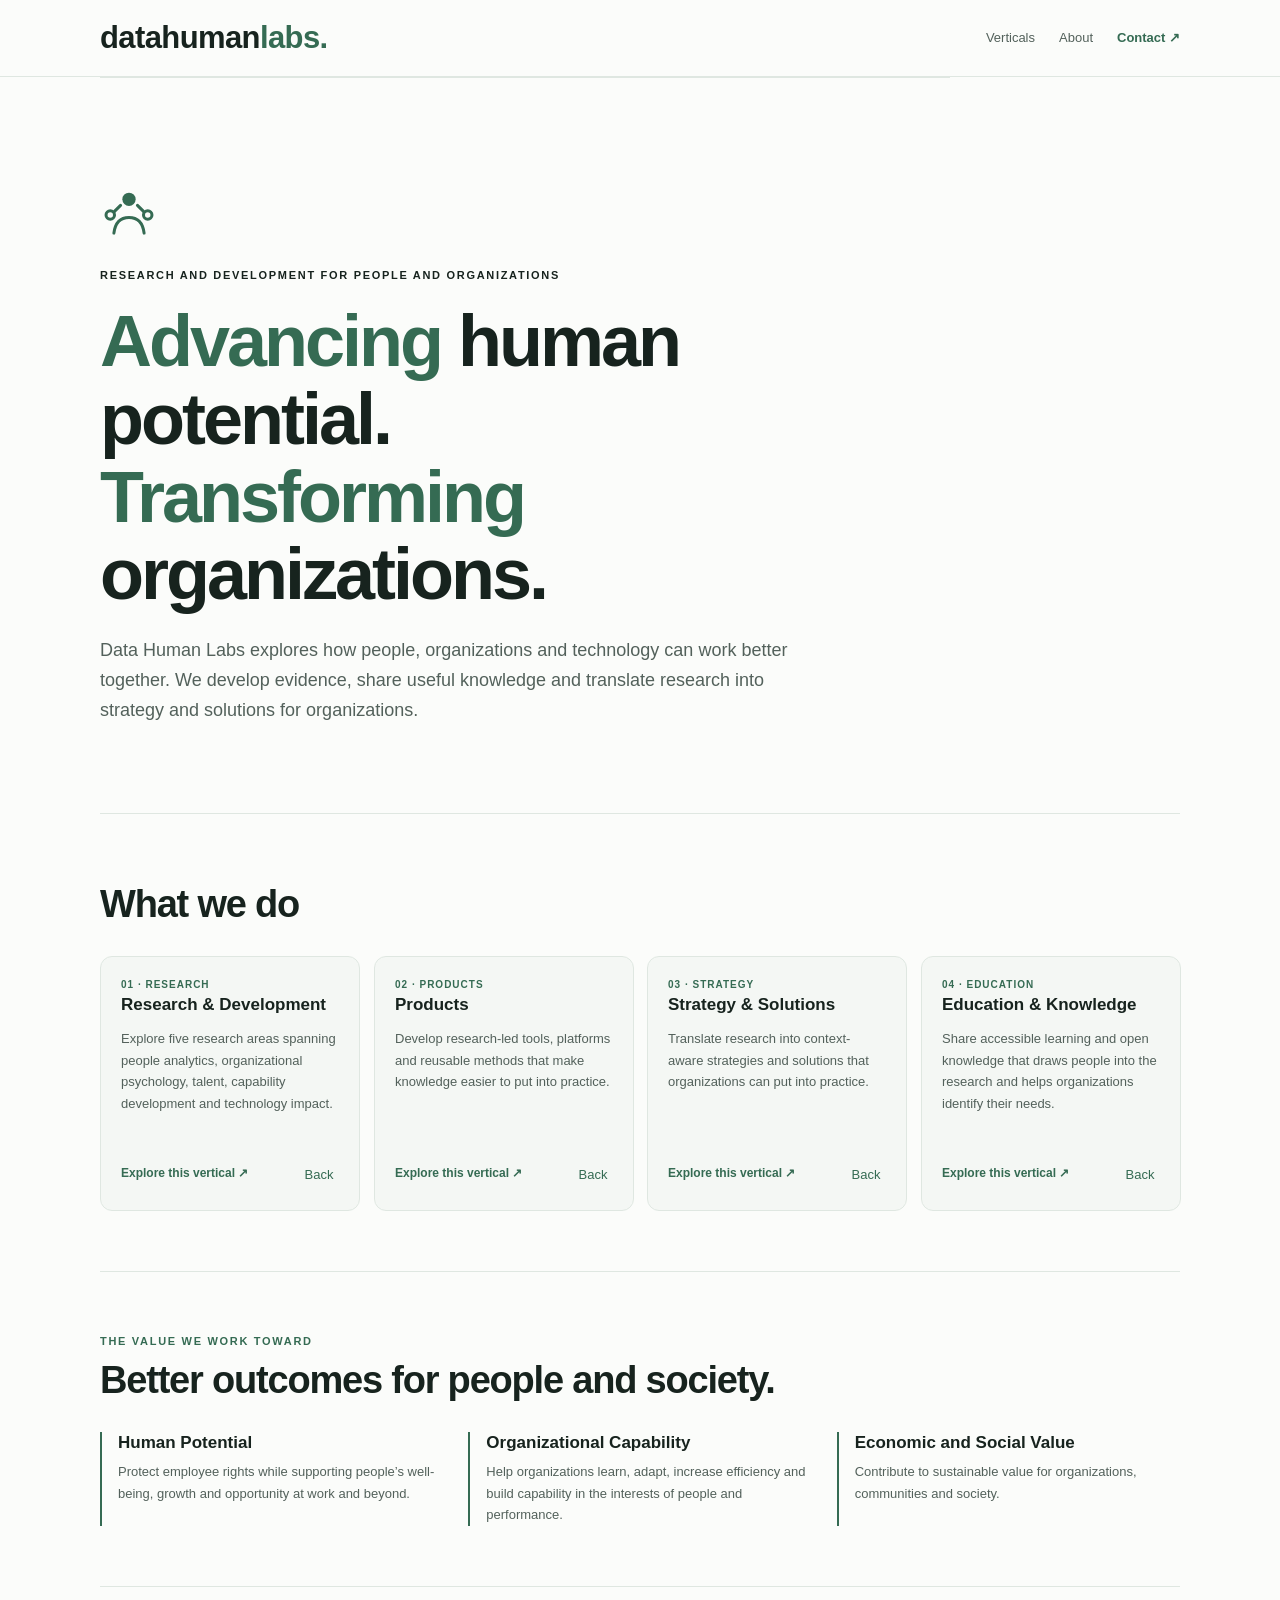
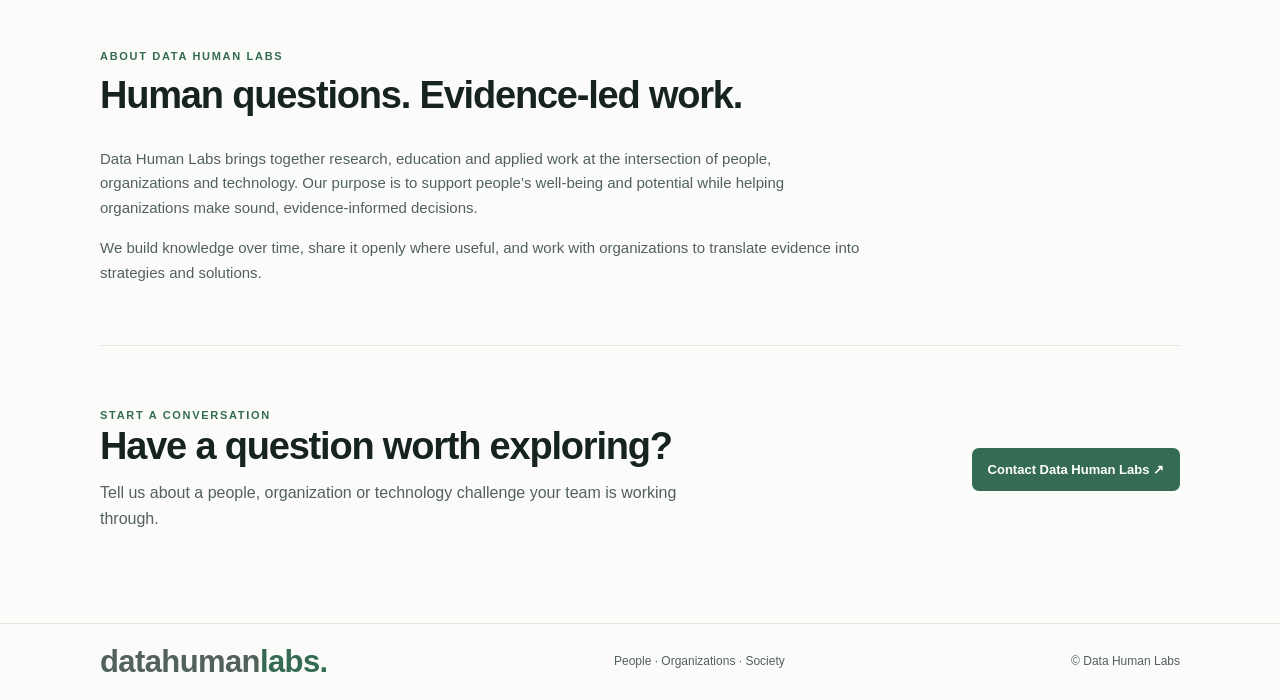
<file: index.html>
<!DOCTYPE html>
<html lang="en">
<head>
  <meta charset="UTF-8">
  <meta name="viewport" content="width=device-width, initial-scale=1.0">
  <meta name="theme-color" content="#fbfcfa">
  <meta name="description" content="Data Human Labs is a research and innovation institution advancing human potential, organizational capability, and economic and social value.">
  <title>Data Human Labs — Research for people and organizations</title>
  <link rel="stylesheet" href="styles.css">
</head>
<body>
  <header>
    <nav class="container" aria-label="Main navigation">
      <a class="logo" href="index.html">datahuman<span>labs.</span></a>
      <div class="nav-links">
        <a href="index.html#verticals">Verticals</a>
        <a href="index.html#about">About</a>
        <a class="nav-cta" href="index.html#contact">Contact ↗</a>
      </div>
    </nav>
  </header>
  <main class="container">
    <section class="hero" id="home">
      <img class="hero-mark" src="assets/data-human-labs-mark.svg" alt="Data Human Labs logo" width="58" height="58">
      <div class="eyebrow">Research and development for people and organizations</div>
      <h1><span class="headline-line"><span class="accent-word">Advancing</span> human potential.</span><br><span class="headline-line"><span class="accent-word">Transforming</span> organizations.</span></h1>
      <p class="lead">Data Human Labs explores how people, organizations and technology can work better together. We develop evidence, share useful knowledge and translate research into strategy and solutions for organizations.</p>
    </section>
    <section id="verticals">
      <div class="section-head"><h2>What we do</h2></div>
      <div class="verticals-grid">
        <article class="vertical-card">
          <div class="vertical-card-inner">
            <div class="vertical-card-face vertical-card-front">
              <button type="button" class="vertical-card-trigger" aria-expanded="false" aria-label="Reveal Research and Development details">
                <div class="vertical-card-front-mark"><img src="assets/data-human-labs-mark.svg" alt="" width="72" height="72"><h3>Research</h3></div><span class="vertical-arrow" aria-hidden="true">↻</span>
              </button>
            </div>
            <div class="vertical-card-face vertical-card-back" aria-hidden="true" inert>
              <div><div class="vertical-number">01 · RESEARCH</div><h3>Research &amp; Development</h3><p>Explore five research areas spanning people analytics, organizational psychology, talent, capability development and technology impact.</p></div>
              <div class="vertical-card-actions"><a class="vertical-detail-link" href="research-development.html">Explore this vertical ↗</a><button class="vertical-card-return" type="button" aria-label="Return to Research and Development card">Back</button></div>
            </div>
          </div>
        </article>
        <article class="vertical-card">
          <div class="vertical-card-inner">
            <div class="vertical-card-face vertical-card-front">
              <button type="button" class="vertical-card-trigger" aria-expanded="false" aria-label="Reveal Products details">
                <div class="vertical-card-front-mark"><svg aria-hidden="true" viewBox="0 0 48 48" fill="none" stroke="currentColor" stroke-width="2" stroke-linecap="round" stroke-linejoin="round"><path d="m24 5 18 10v18L24 43 6 33V15L24 5Z"/><path d="m6 15 18 11 18-11M24 26v17"/></svg><h3>Products</h3></div><span class="vertical-arrow" aria-hidden="true">↻</span>
              </button>
            </div>
            <div class="vertical-card-face vertical-card-back" aria-hidden="true" inert>
              <div><div class="vertical-number">02 · PRODUCTS</div><h3>Products</h3><p>Develop research-led tools, platforms and reusable methods that make knowledge easier to put into practice.</p></div>
              <div class="vertical-card-actions"><a class="vertical-detail-link" href="products.html">Explore this vertical ↗</a><button class="vertical-card-return" type="button" aria-label="Return to Products card">Back</button></div>
            </div>
          </div>
        </article>
        <article class="vertical-card">
          <div class="vertical-card-inner">
            <div class="vertical-card-face vertical-card-front">
              <button type="button" class="vertical-card-trigger" aria-expanded="false" aria-label="Reveal Strategy and Solutions details">
                <div class="vertical-card-front-mark"><svg aria-hidden="true" viewBox="0 0 48 48" fill="none" stroke="currentColor" stroke-width="2" stroke-linecap="round" stroke-linejoin="round"><circle cx="24" cy="24" r="18"/><path d="m32 15-5 13-13 5 5-13 13-5Z"/></svg><h3>Strategy &amp; Solutions</h3></div><span class="vertical-arrow" aria-hidden="true">↻</span>
              </button>
            </div>
            <div class="vertical-card-face vertical-card-back" aria-hidden="true" inert>
              <div><div class="vertical-number">03 · STRATEGY</div><h3>Strategy &amp; Solutions</h3><p>Translate research into context-aware strategies and solutions that organizations can put into practice.</p></div>
              <div class="vertical-card-actions"><a class="vertical-detail-link" href="strategy-solutions.html">Explore this vertical ↗</a><button class="vertical-card-return" type="button" aria-label="Return to Strategy and Solutions card">Back</button></div>
            </div>
          </div>
        </article>
        <article class="vertical-card">
          <div class="vertical-card-inner">
            <div class="vertical-card-face vertical-card-front">
              <button type="button" class="vertical-card-trigger" aria-expanded="false" aria-label="Reveal Education and Knowledge details">
                <div class="vertical-card-front-mark"><svg aria-hidden="true" viewBox="0 0 48 48" fill="none" stroke="currentColor" stroke-width="2" stroke-linecap="round" stroke-linejoin="round"><path d="M5 10c7-2 13-.5 19 4v28C18 38 12 36.5 5 39V10Zm38 0c-7-2-13-.5-19 4v28c6-4 12-5.5 19-3V10Z"/></svg><h3>Education &amp; Knowledge</h3></div><span class="vertical-arrow" aria-hidden="true">↻</span>
              </button>
            </div>
            <div class="vertical-card-face vertical-card-back" aria-hidden="true" inert>
              <div><div class="vertical-number">04 · EDUCATION</div><h3>Education &amp; Knowledge</h3><p>Share accessible learning and open knowledge that draws people into the research and helps organizations identify their needs.</p></div>
              <div class="vertical-card-actions"><a class="vertical-detail-link" href="education-knowledge.html">Explore this vertical ↗</a><button class="vertical-card-return" type="button" aria-label="Return to Education and Knowledge card">Back</button></div>
            </div>
          </div>
        </article>
      </div>
    </section>
    <section id="outcomes">
      <div class="section-head"><div><div class="eyebrow">The value we work toward</div><h2>Better outcomes for people and society.</h2></div></div>
      <div class="outcomes-grid">
        <article class="outcome"><h3>Human Potential</h3><p>Protect employee rights while supporting people’s well-being, growth and opportunity at work and beyond.</p></article>
        <article class="outcome"><h3>Organizational Capability</h3><p>Help organizations learn, adapt, increase efficiency and build capability in the interests of people and performance.</p></article>
        <article class="outcome"><h3>Economic and Social Value</h3><p>Contribute to sustainable value for organizations, communities and society.</p></article>
      </div>
    </section>
    <section id="about">
      <div class="section-head"><div><div class="eyebrow">About Data Human Labs</div><h2>Human questions. Evidence-led work.</h2></div></div>
      <div class="about-copy"><p>Data Human Labs brings together research, education and applied work at the intersection of people, organizations and technology. Our purpose is to support people’s well-being and potential while helping organizations make sound, evidence-informed decisions.</p><p>We build knowledge over time, share it openly where useful, and work with organizations to translate evidence into strategies and solutions.</p></div>
    </section>
    <section id="contact">
      <div class="contact-row"><div><div class="eyebrow">Start a conversation</div><h2>Have a question worth exploring?</h2><p>Tell us about a people, organization or technology challenge your team is working through.</p></div><a class="button" href="mailto:hello@datahumanlabs.com?subject=Data%20Human%20Labs%20Enquiry">Contact Data Human Labs ↗</a></div>
    </section>
  </main>
  <footer>
    <div class="container footer-inner">
      <a class="logo" href="index.html">datahuman<span>labs.</span></a>
      <span>People · Organizations · Society</span>
      <span>© Data Human Labs</span>
    </div>
  </footer>
  <script>
    document.querySelectorAll(".vertical-card").forEach((card) => {
      const front = card.querySelector(".vertical-card-front");
      const back = card.querySelector(".vertical-card-back");
      const trigger = card.querySelector(".vertical-card-trigger");
      const returnButton = card.querySelector(".vertical-card-return");
      const setFlipped = (flipped, moveFocus = true) => {
        card.classList.toggle("is-flipped", flipped);
        trigger.setAttribute("aria-expanded", String(flipped));
        front.setAttribute("aria-hidden", String(flipped));
        back.setAttribute("aria-hidden", String(!flipped));
        front.inert = flipped;
        back.inert = !flipped;
        if (moveFocus) (flipped ? card.querySelector(".vertical-detail-link") : trigger).focus({ preventScroll: true });
      };
      card.setFlipped = setFlipped;
      trigger.addEventListener("click", () => setFlipped(true));
      returnButton.addEventListener("click", () => setFlipped(false));
      card.addEventListener("keydown", (event) => {
        if (event.key === "Escape" && card.classList.contains("is-flipped")) setFlipped(false);
      });
    });

    if ("IntersectionObserver" in window) {
      const flipOnScroll = new IntersectionObserver((entries, observer) => {
        entries.forEach((entry) => {
          if (!entry.isIntersecting || entry.intersectionRatio < 0.55) return;
          const card = entry.target;
          observer.unobserve(card);
          if (card.contains(document.activeElement)) return;
          const trigger = card.querySelector(".vertical-card-trigger");
          if (trigger.getAttribute("aria-expanded") === "false") card.setFlipped(true, false);
        });
      }, { threshold: [0.55] });
      document.querySelectorAll(".vertical-card").forEach((card) => flipOnScroll.observe(card));
    }
  </script>
</body>
</html>
</file>
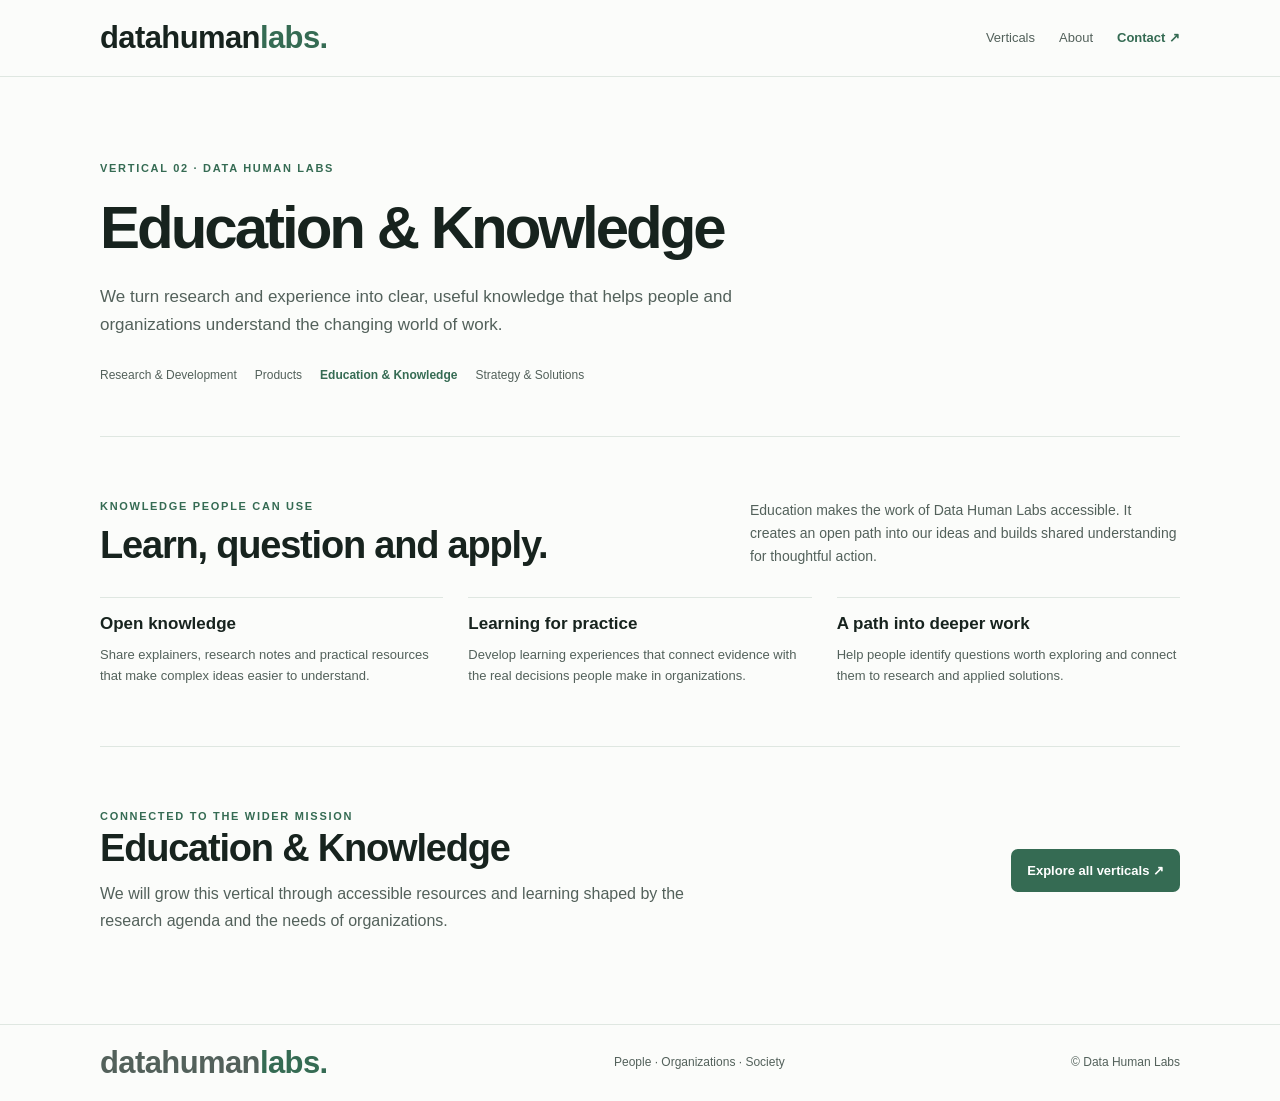
<file: education-knowledge.html>
<!DOCTYPE html>
<html lang="en">
<head>
  <meta charset="UTF-8">
  <meta name="viewport" content="width=device-width, initial-scale=1.0">
  <meta name="theme-color" content="#fbfcfa">
  <meta name="description" content="We turn research and experience into clear, useful knowledge that helps people and organizations understand the changing world of work.">
  <title>Education &amp; Knowledge — Data Human Labs</title>
  <link rel="stylesheet" href="styles.css">
</head>
<body>
  <header>
    <nav class="container" aria-label="Main navigation">
      <a class="logo" href="index.html">datahuman<span>labs.</span></a>
      <div class="nav-links"><a href="index.html#verticals">Verticals</a><a href="index.html#about">About</a><a class="nav-cta" href="index.html#contact">Contact ↗</a></div>
    </nav>
  </header>
  <main class="container">
    <section class="page-hero">
      <div class="eyebrow">Vertical 02 · Data Human Labs</div>
      <h1>Education &amp; Knowledge</h1>
      <p class="lead">We turn research and experience into clear, useful knowledge that helps people and organizations understand the changing world of work.</p>
      <div class="vertical-switcher" aria-label="Explore the four verticals">
        <a href="research-development.html">Research &amp; Development</a>
        <a href="products.html">Products</a>
        <a href="education-knowledge.html" aria-current="page">Education &amp; Knowledge</a>
        <a href="strategy-solutions.html">Strategy &amp; Solutions</a>
      </div>
    </section>
    <section>
      <div class="section-head"><div><div class="eyebrow">Knowledge people can use</div><h2>Learn, question and apply.</h2></div><p class="section-intro">Education makes the work of Data Human Labs accessible. It creates an open path into our ideas and builds shared understanding for thoughtful action.</p></div>
      <div class="detail-grid">
        <article class="detail"><h3>Open knowledge</h3><p>Share explainers, research notes and practical resources that make complex ideas easier to understand.</p></article>
        <article class="detail"><h3>Learning for practice</h3><p>Develop learning experiences that connect evidence with the real decisions people make in organizations.</p></article>
        <article class="detail"><h3>A path into deeper work</h3><p>Help people identify questions worth exploring and connect them to research and applied solutions.</p></article>
      </div>
    </section>
    <section>
      <div class="page-cta"><div><div class="eyebrow">Connected to the wider mission</div><h2>Education &amp; Knowledge</h2><p>We will grow this vertical through accessible resources and learning shaped by the research agenda and the needs of organizations.</p></div><a class="button" href="index.html#verticals">Explore all verticals ↗</a></div>
    </section>
  </main>
  <footer><div class="container footer-inner"><a class="logo" href="index.html">datahuman<span>labs.</span></a><span>People · Organizations · Society</span><span>© Data Human Labs</span></div></footer>
</body>
</html>
</file>
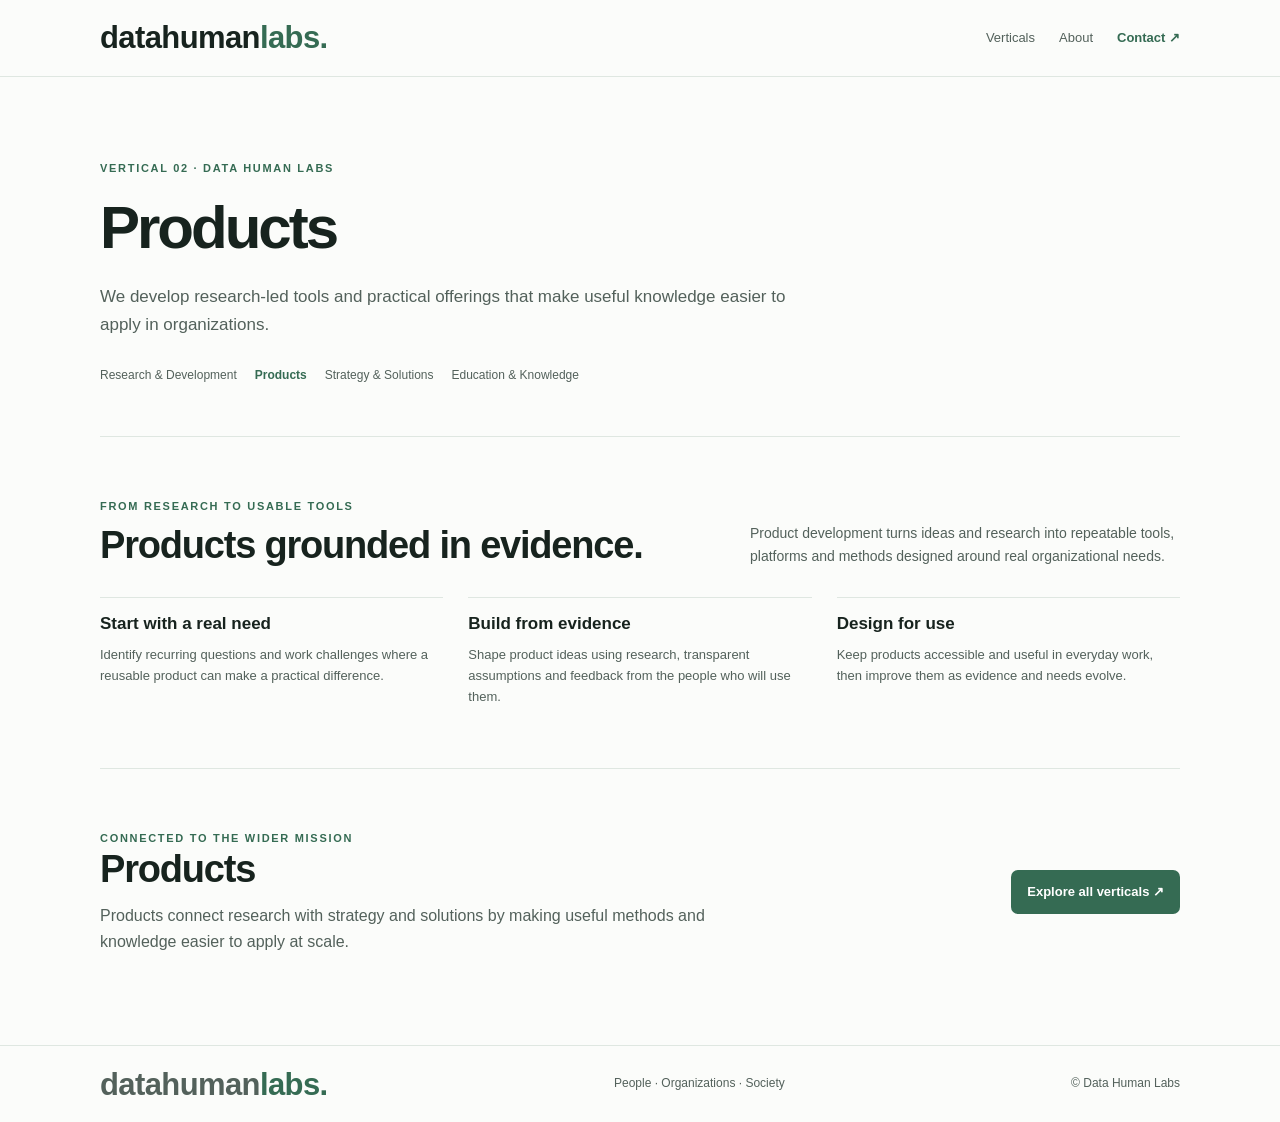
<file: products.html>
<!DOCTYPE html>
<html lang="en">
<head>
  <meta charset="UTF-8">
  <meta name="viewport" content="width=device-width, initial-scale=1.0">
  <meta name="theme-color" content="#fbfcfa">
  <meta name="description" content="Data Human Labs develops research-led products that make useful knowledge and tools easier to put into practice.">
  <title>Products — Data Human Labs</title>
  <link rel="stylesheet" href="styles.css">
</head>
<body>
  <header>
    <nav class="container" aria-label="Main navigation">
      <a class="logo" href="index.html">datahuman<span>labs.</span></a>
      <div class="nav-links"><a href="index.html#verticals">Verticals</a><a href="index.html#about">About</a><a class="nav-cta" href="index.html#contact">Contact ↗</a></div>
    </nav>
  </header>
  <main class="container">
    <section class="page-hero">
      <div class="eyebrow">Vertical 02 · Data Human Labs</div>
      <h1>Products</h1>
      <p class="lead">We develop research-led tools and practical offerings that make useful knowledge easier to apply in organizations.</p>
      <div class="vertical-switcher" aria-label="Explore the four verticals">
        <a href="research-development.html">Research &amp; Development</a>
        <a href="products.html" aria-current="page">Products</a>
        <a href="strategy-solutions.html">Strategy &amp; Solutions</a>
        <a href="education-knowledge.html">Education &amp; Knowledge</a>
      </div>
    </section>
    <section>
      <div class="section-head"><div><div class="eyebrow">From research to usable tools</div><h2>Products grounded in evidence.</h2></div><p class="section-intro">Product development turns ideas and research into repeatable tools, platforms and methods designed around real organizational needs.</p></div>
      <div class="detail-grid">
        <article class="detail"><h3>Start with a real need</h3><p>Identify recurring questions and work challenges where a reusable product can make a practical difference.</p></article>
        <article class="detail"><h3>Build from evidence</h3><p>Shape product ideas using research, transparent assumptions and feedback from the people who will use them.</p></article>
        <article class="detail"><h3>Design for use</h3><p>Keep products accessible and useful in everyday work, then improve them as evidence and needs evolve.</p></article>
      </div>
    </section>
    <section>
      <div class="page-cta"><div><div class="eyebrow">Connected to the wider mission</div><h2>Products</h2><p>Products connect research with strategy and solutions by making useful methods and knowledge easier to apply at scale.</p></div><a class="button" href="index.html#verticals">Explore all verticals ↗</a></div>
    </section>
  </main>
  <footer><div class="container footer-inner"><a class="logo" href="index.html">datahuman<span>labs.</span></a><span>People · Organizations · Society</span><span>© Data Human Labs</span></div></footer>
</body>
</html>
</file>
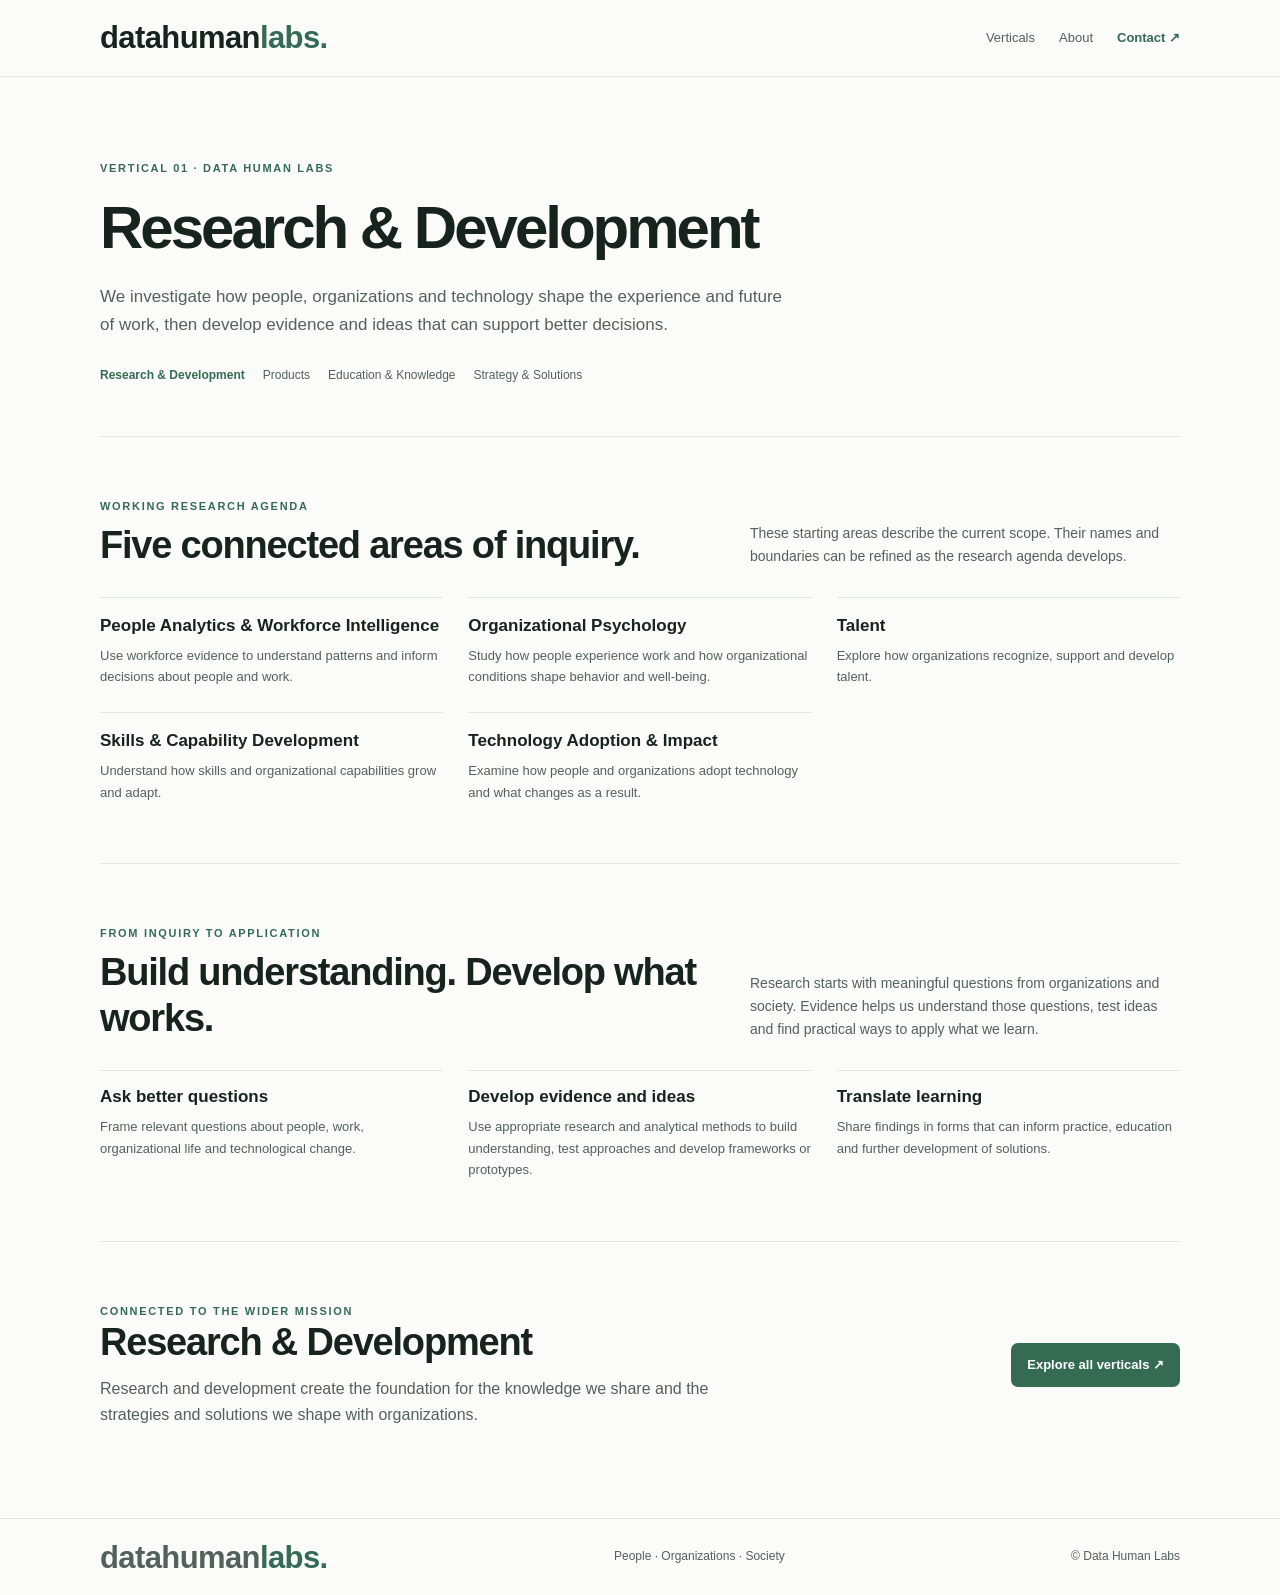
<file: research-development.html>
<!DOCTYPE html>
<html lang="en">
<head>
  <meta charset="UTF-8">
  <meta name="viewport" content="width=device-width, initial-scale=1.0">
  <meta name="theme-color" content="#fbfcfa">
  <meta name="description" content="We investigate how people, organizations and technology shape the experience and future of work, then develop evidence and ideas that can support better decisions.">
  <title>Research &amp; Development — Data Human Labs</title>
  <link rel="stylesheet" href="styles.css">
</head>
<body>
  <header>
    <nav class="container" aria-label="Main navigation">
      <a class="logo" href="index.html">datahuman<span>labs.</span></a>
      <div class="nav-links"><a href="index.html#verticals">Verticals</a><a href="index.html#about">About</a><a class="nav-cta" href="index.html#contact">Contact ↗</a></div>
    </nav>
  </header>
  <main class="container">
    <section class="page-hero">
      <div class="eyebrow">Vertical 01 · Data Human Labs</div>
      <h1>Research &amp; Development</h1>
      <p class="lead">We investigate how people, organizations and technology shape the experience and future of work, then develop evidence and ideas that can support better decisions.</p>
      <div class="vertical-switcher" aria-label="Explore the four verticals">
        <a href="research-development.html" aria-current="page">Research &amp; Development</a>
        <a href="products.html">Products</a>
        <a href="education-knowledge.html">Education &amp; Knowledge</a>
        <a href="strategy-solutions.html">Strategy &amp; Solutions</a>
      </div>
    </section>
    <section>
      <div class="section-head"><div><div class="eyebrow">Working research agenda</div><h2>Five connected areas of inquiry.</h2></div><p class="section-intro">These starting areas describe the current scope. Their names and boundaries can be refined as the research agenda develops.</p></div>
      <div class="detail-grid">
        <article class="research-domain"><h3>People Analytics &amp; Workforce Intelligence</h3><p>Use workforce evidence to understand patterns and inform decisions about people and work.</p></article>
        <article class="research-domain"><h3>Organizational Psychology</h3><p>Study how people experience work and how organizational conditions shape behavior and well-being.</p></article>
        <article class="research-domain"><h3>Talent</h3><p>Explore how organizations recognize, support and develop talent.</p></article>
        <article class="research-domain"><h3>Skills &amp; Capability Development</h3><p>Understand how skills and organizational capabilities grow and adapt.</p></article>
        <article class="research-domain"><h3>Technology Adoption &amp; Impact</h3><p>Examine how people and organizations adopt technology and what changes as a result.</p></article>
      </div>
    </section>
    <section>
      <div class="section-head"><div><div class="eyebrow">From inquiry to application</div><h2>Build understanding. Develop what works.</h2></div><p class="section-intro">Research starts with meaningful questions from organizations and society. Evidence helps us understand those questions, test ideas and find practical ways to apply what we learn.</p></div>
      <div class="detail-grid">
        <article class="detail"><h3>Ask better questions</h3><p>Frame relevant questions about people, work, organizational life and technological change.</p></article>
        <article class="detail"><h3>Develop evidence and ideas</h3><p>Use appropriate research and analytical methods to build understanding, test approaches and develop frameworks or prototypes.</p></article>
        <article class="detail"><h3>Translate learning</h3><p>Share findings in forms that can inform practice, education and further development of solutions.</p></article>
      </div>
    </section>
    <section>
      <div class="page-cta"><div><div class="eyebrow">Connected to the wider mission</div><h2>Research &amp; Development</h2><p>Research and development create the foundation for the knowledge we share and the strategies and solutions we shape with organizations.</p></div><a class="button" href="index.html#verticals">Explore all verticals ↗</a></div>
    </section>
  </main>
  <footer><div class="container footer-inner"><a class="logo" href="index.html">datahuman<span>labs.</span></a><span>People · Organizations · Society</span><span>© Data Human Labs</span></div></footer>
</body>
</html>
</file>
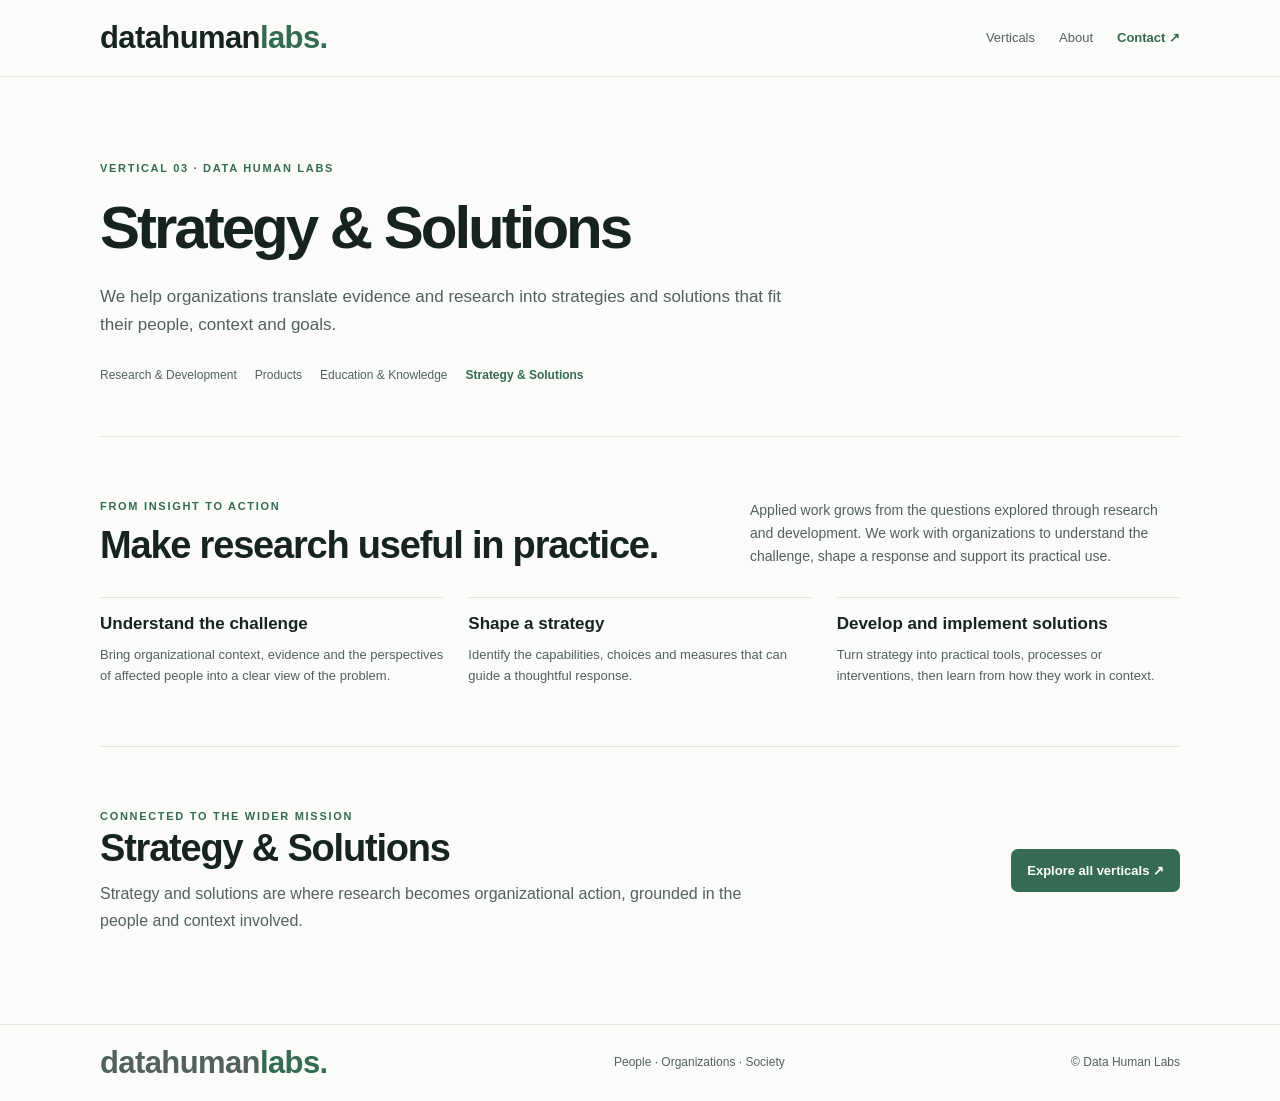
<file: strategy-solutions.html>
<!DOCTYPE html>
<html lang="en">
<head>
  <meta charset="UTF-8">
  <meta name="viewport" content="width=device-width, initial-scale=1.0">
  <meta name="theme-color" content="#fbfcfa">
  <meta name="description" content="We help organizations translate evidence and research into strategies and solutions that fit their people, context and goals.">
  <title>Strategy &amp; Solutions — Data Human Labs</title>
  <link rel="stylesheet" href="styles.css">
</head>
<body>
  <header>
    <nav class="container" aria-label="Main navigation">
      <a class="logo" href="index.html">datahuman<span>labs.</span></a>
      <div class="nav-links"><a href="index.html#verticals">Verticals</a><a href="index.html#about">About</a><a class="nav-cta" href="index.html#contact">Contact ↗</a></div>
    </nav>
  </header>
  <main class="container">
    <section class="page-hero">
      <div class="eyebrow">Vertical 03 · Data Human Labs</div>
      <h1>Strategy &amp; Solutions</h1>
      <p class="lead">We help organizations translate evidence and research into strategies and solutions that fit their people, context and goals.</p>
      <div class="vertical-switcher" aria-label="Explore the four verticals">
        <a href="research-development.html">Research &amp; Development</a>
        <a href="products.html">Products</a>
        <a href="education-knowledge.html">Education &amp; Knowledge</a>
        <a href="strategy-solutions.html" aria-current="page">Strategy &amp; Solutions</a>
      </div>
    </section>
    <section>
      <div class="section-head"><div><div class="eyebrow">From insight to action</div><h2>Make research useful in practice.</h2></div><p class="section-intro">Applied work grows from the questions explored through research and development. We work with organizations to understand the challenge, shape a response and support its practical use.</p></div>
      <div class="detail-grid">
        <article class="detail"><h3>Understand the challenge</h3><p>Bring organizational context, evidence and the perspectives of affected people into a clear view of the problem.</p></article>
        <article class="detail"><h3>Shape a strategy</h3><p>Identify the capabilities, choices and measures that can guide a thoughtful response.</p></article>
        <article class="detail"><h3>Develop and implement solutions</h3><p>Turn strategy into practical tools, processes or interventions, then learn from how they work in context.</p></article>
      </div>
    </section>
    <section>
      <div class="page-cta"><div><div class="eyebrow">Connected to the wider mission</div><h2>Strategy &amp; Solutions</h2><p>Strategy and solutions are where research becomes organizational action, grounded in the people and context involved.</p></div><a class="button" href="index.html#verticals">Explore all verticals ↗</a></div>
    </section>
  </main>
  <footer><div class="container footer-inner"><a class="logo" href="index.html">datahuman<span>labs.</span></a><span>People · Organizations · Society</span><span>© Data Human Labs</span></div></footer>
</body>
</html>
</file>
<file: styles.css>
:root {
  --bg: #fbfcfa; --surface: #fff; --text: #17231e; --muted: #53615b; --accent: #356b53; --border: #dfe7e1;
}
* { box-sizing: border-box; margin: 0; padding: 0; }
html { scroll-behavior: smooth; }
body { background: var(--bg); color: var(--text); font-family: Inter, -apple-system, BlinkMacSystemFont, "Segoe UI", sans-serif; line-height: 1.65; }
a { color: inherit; text-decoration: none; }
a:focus-visible { outline: 2px solid var(--accent); outline-offset: 4px; }
.container { width: min(1080px, 88%); margin: 0 auto; }
header { border-bottom: 1px solid var(--border); }
nav { min-height: 76px; display: flex; align-items: center; justify-content: space-between; gap: 24px; }
.logo { font-size: 31px; font-weight: 750; letter-spacing: -.6px; }
.logo span { color: var(--accent); }
.nav-links { display: flex; align-items: center; flex-wrap: wrap; gap: 24px; color: var(--muted); font-size: 13px; }
.nav-links a:hover, .vertical-switcher a:hover { color: var(--accent); }
.nav-cta { color: var(--accent) !important; font-weight: 700; }
.hero { max-width: 850px; padding: 108px 0 88px; }
.hero-mark { display: block; width: 58px; height: 58px; margin-bottom: 22px; }
.eyebrow { color: var(--accent); font-size: 11px; font-weight: 750; letter-spacing: 1.7px; text-transform: uppercase; }
.hero > .eyebrow { color: var(--ink); }
h1 { margin: 19px 0 22px; font-size: clamp(42px, 6vw, 72px); line-height: 1.08; letter-spacing: -3px; font-weight: 650; }
.hero h1 { color: var(--ink); }
.hero h1 .headline-line { display: inline-block; animation: headline-reveal .9s cubic-bezier(.2,.7,.2,1) both; }
.hero h1 .headline-line:nth-of-type(2) { animation-delay: .2s; }
.hero h1 .accent-word { color: var(--accent); }
h2 { font-size: clamp(27px, 3.4vw, 38px); line-height: 1.2; letter-spacing: -1.2px; font-weight: 620; }
h3 { font-size: 17px; line-height: 1.35; font-weight: 650; }
.lead { max-width: 700px; color: var(--muted); font-size: 18px; }
section { padding: 60px 0; border-top: 1px solid var(--border); }
.section-head { display: flex; align-items: end; justify-content: space-between; gap: 30px; margin-bottom: 28px; }
.section-head h2 { margin-top: 8px; }
.section-intro { max-width: 430px; color: var(--muted); font-size: 14px; }
.verticals-grid { display: grid; grid-template-columns: repeat(4, 1fr); gap: 14px; }
.vertical-card { min-width: 0; perspective: 1000px; }
.vertical-card-inner { position: relative; min-height: 255px; transform-style: preserve-3d; transition: transform .6s cubic-bezier(.2,.7,.2,1); }
.vertical-card.is-flipped .vertical-card-inner { transform: rotateY(180deg); }
.vertical-card-face { position: absolute; inset: 0; backface-visibility: hidden; border: 1px solid var(--border); border-radius: 12px; background: var(--surface); }
.vertical-card-front { overflow: hidden; }
.vertical-card-front .vertical-card-trigger { position: relative; align-items: center; justify-content: center; text-align: center; }
.vertical-card-front-mark { display: flex; flex-direction: column; align-items: center; gap: 12px; }
.vertical-card-front-mark img, .vertical-card-front-mark svg { display: block; width: 76px; height: 76px; }
.vertical-card-front .vertical-card-trigger .vertical-card-front-mark h3 { margin: 0; font-size: 23px; }
.vertical-card-trigger .vertical-arrow { position: absolute; right: 22px; bottom: 20px; }
.vertical-card-trigger { width: 100%; height: 100%; padding: 20px; display: flex; flex-direction: column; align-items: flex-start; justify-content: space-between; border: 0; background: transparent; color: inherit; text-align: left; cursor: pointer; font: inherit; }
.vertical-card-trigger:hover, .vertical-card-trigger:focus-visible { background: #f5f8f5; }
.vertical-number { color: var(--accent); font-size: 10px; font-weight: 700; letter-spacing: 1px; }
.vertical-mark { width: 32px; height: 32px; color: var(--accent); margin: 13px 0 10px; }
.vertical-mark svg { width: 100%; height: 100%; }
.vertical-card-trigger h3 { margin-bottom: 7px; font-size: 17px; }
.vertical-card-trigger p { color: var(--muted); font-size: 12px; line-height: 1.5; }
.vertical-arrow { align-self: flex-end; color: var(--accent); font-size: 19px; line-height: 1; }
.vertical-card-back { transform: rotateY(180deg); padding: 20px; display: flex; flex-direction: column; align-items: flex-start; justify-content: space-between; background: #f4f7f4; }
.vertical-card-back p { margin-top: 12px; color: var(--muted); font-size: 13px; }
.vertical-card-actions { width: 100%; display: flex; align-items: center; justify-content: space-between; gap: 10px; margin-top: 14px; }
.vertical-detail-link { color: var(--accent); font-size: 12px; font-weight: 750; }
.vertical-card-return { padding: 5px; border: 0; background: transparent; color: var(--accent); cursor: pointer; font: inherit; font-size: 13px; }
.outcomes-grid { display: grid; grid-template-columns: repeat(3, 1fr); gap: 25px; }
.outcome { padding-left: 16px; border-left: 2px solid var(--accent); }
.outcome h3 { margin-bottom: 7px; }
.outcome p { color: var(--muted); font-size: 13px; }
.about-copy { max-width: 760px; color: var(--muted); font-size: 15px; }
.about-copy p + p { margin-top: 15px; }
.contact-row { display: flex; align-items: center; justify-content: space-between; gap: 24px; }
.contact-row p { max-width: 600px; margin-top: 10px; color: var(--muted); }
.button { display: inline-flex; align-items: center; justify-content: center; padding: 11px 16px; border-radius: 7px; background: var(--accent); color: #fff; font-size: 13px; font-weight: 700; white-space: nowrap; }
.button:hover { opacity: .88; }
.page-hero { max-width: 820px; padding: 82px 0 50px; border-top: 0; }
.page-hero h1 { font-size: clamp(40px, 5vw, 60px); }
.page-hero .lead { font-size: 17px; }
.vertical-switcher { display: flex; flex-wrap: wrap; gap: 18px; margin-top: 27px; color: var(--muted); font-size: 12px; }
.vertical-switcher a[aria-current="page"] { color: var(--accent); font-weight: 750; }
.detail-grid { display: grid; grid-template-columns: repeat(3, 1fr); gap: 25px; }
.detail { padding-top: 15px; border-top: 1px solid var(--border); }
.detail h3 { margin-bottom: 8px; }
.detail p { color: var(--muted); font-size: 13px; }
.research-domain { padding: 17px 0 0; border-top: 1px solid var(--border); }
.research-domain h3 { margin-bottom: 7px; }
.research-domain p { color: var(--muted); font-size: 13px; }
.page-cta { display: flex; align-items: center; justify-content: space-between; gap: 20px; }
.page-cta p { max-width: 650px; margin-top: 10px; color: var(--muted); }
footer { margin-top: 30px; border-top: 1px solid var(--border); color: var(--muted); font-size: 12px; }
.footer-inner { min-height: 76px; display: flex; align-items: center; justify-content: space-between; gap: 18px; flex-wrap: wrap; }
@media (max-width: 1000px) {
  .verticals-grid { grid-template-columns: repeat(2, 1fr); }
}
@media (max-width: 760px) {
  .container { width: min(100% - 36px, 600px); }
  nav { min-height: 70px; align-items: flex-start; flex-direction: column; justify-content: center; gap: 9px; padding: 13px 0; }
  .nav-links { gap: 16px; font-size: 12px; }
  .hero { padding: 78px 0 62px; }
  h1 { letter-spacing: -2px; }
  section { padding: 43px 0; }
  .section-head, .contact-row, .page-cta { display: block; }
  .section-intro { margin-top: 12px; }
  .verticals-grid, .outcomes-grid, .detail-grid { grid-template-columns: 1fr; }
  .vertical-card-inner { min-height: 215px; }
  .contact-row .button, .page-cta .button { margin-top: 20px; }
  .page-hero { padding: 62px 0 36px; }
  .vertical-switcher { gap: 10px 15px; }
  .footer-inner { padding: 17px 0; }
}
@keyframes hero-enter { from { opacity: 0; transform: translateY(14px); } to { opacity: 1; transform: translateY(0); } }
@keyframes headline-reveal { from { opacity: 0; clip-path: inset(0 0 100% 0); transform: translateY(12px); } to { opacity: 1; clip-path: inset(0); transform: translateY(0); } }
.hero > * { animation: hero-enter .75s ease both; }
.hero h1 { animation-delay: .1s; }
.hero .lead { animation-delay: .2s; }
@media (prefers-reduced-motion: reduce) {
  html { scroll-behavior: auto; }
  *, *::before, *::after { transition: none !important; animation: none !important; }
}
</file>
